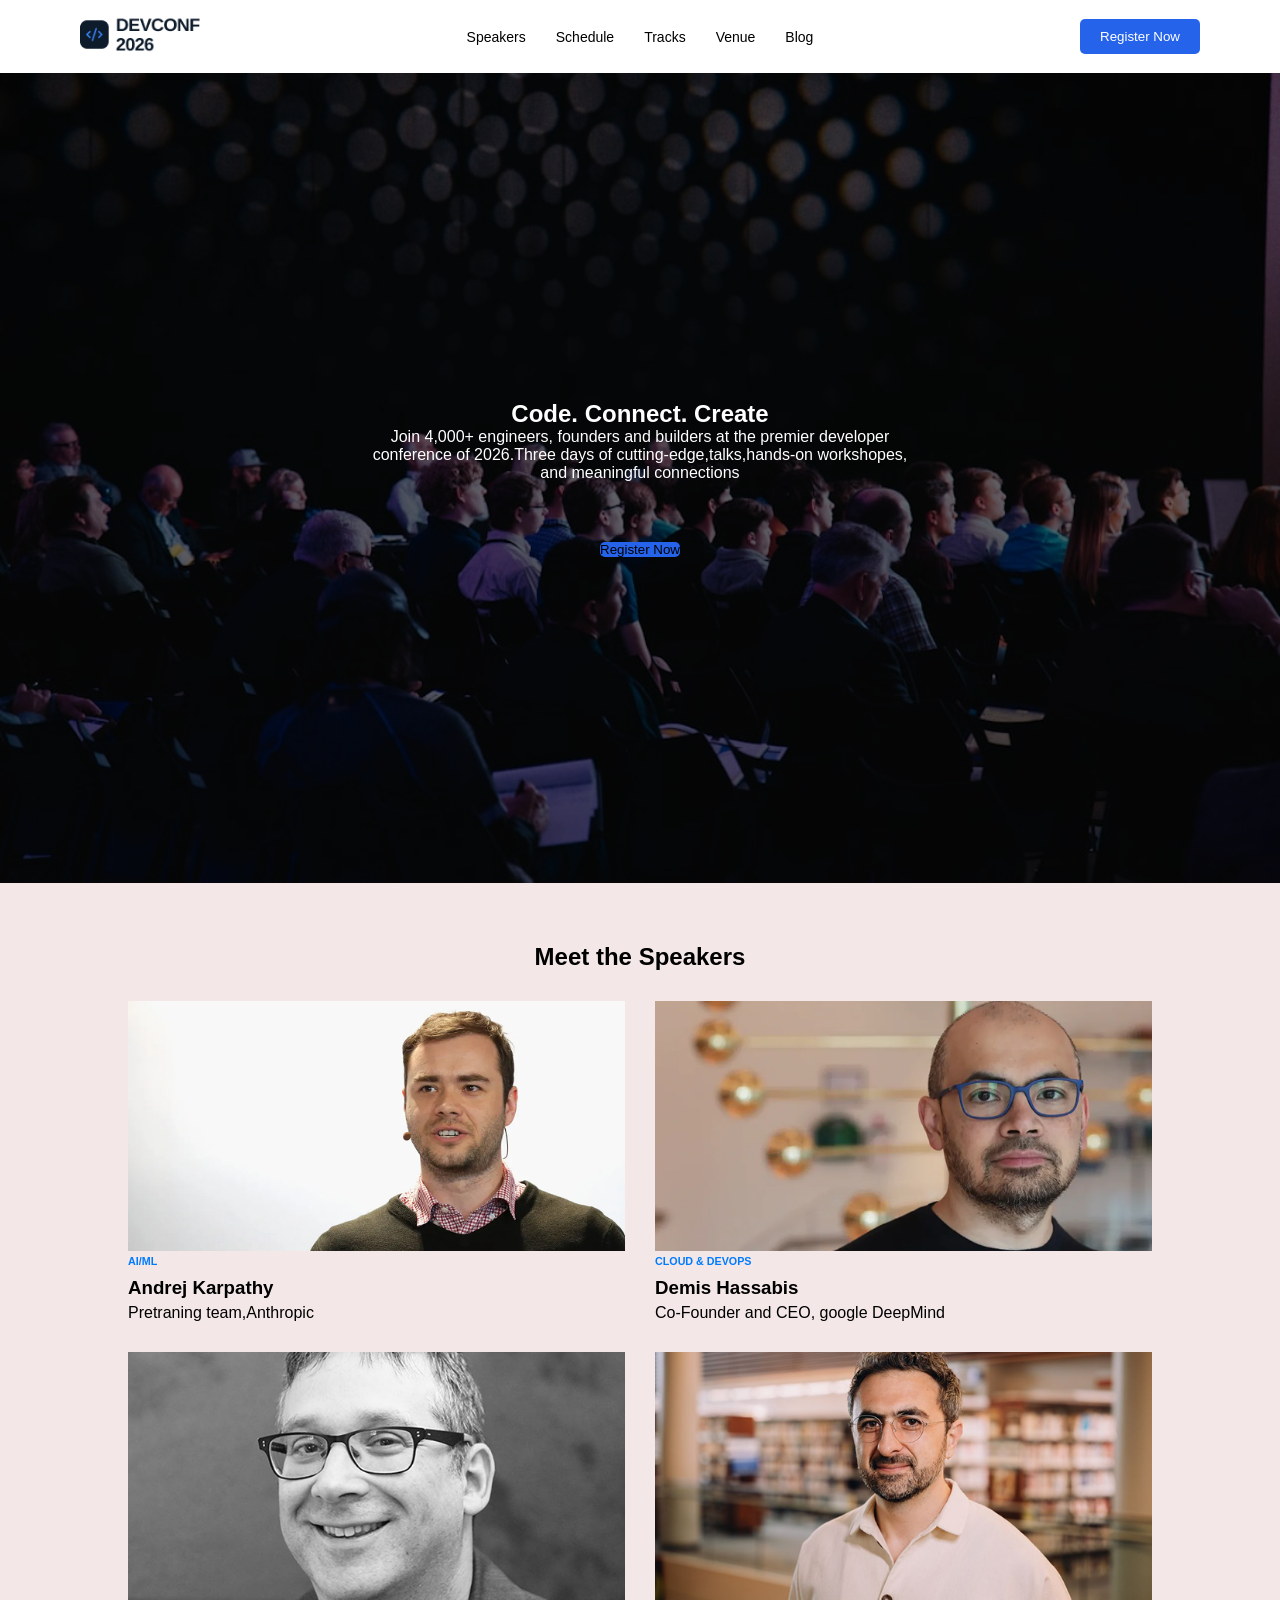
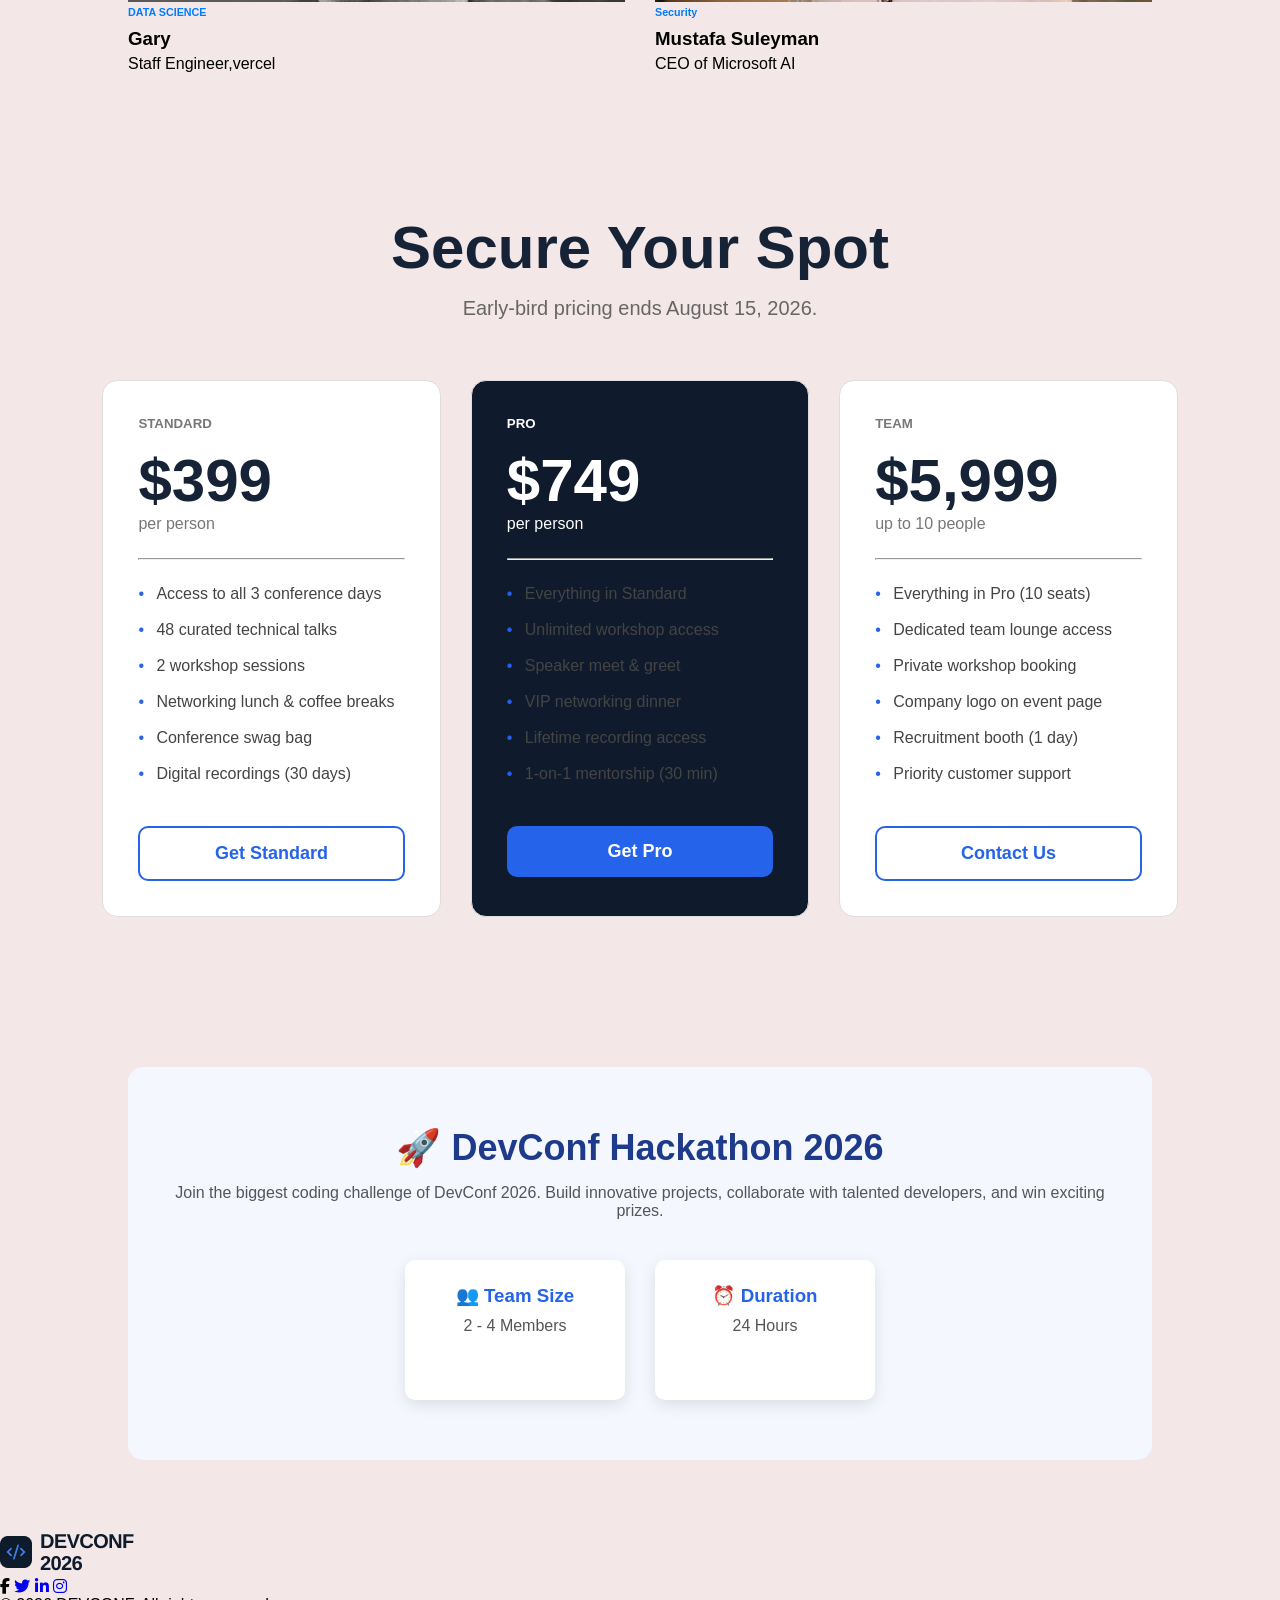
<file: index.html>
<!DOCTYPE html>
<html lang="en">
<head>
    <meta charset="UTF-8">
    <meta name="viewport" content="width=device-width, initial-scale=1.0">
    <title>DEVCONF 2026</title>
    <link rel="stylesheet" href="https://cdnjs.cloudflare.com/ajax/libs/font-awesome/6.6.0/css/all.min.css">
    <link rel="stylesheet" href="./style.css">
    

    </head>

 <!-- Navbar Section -->
    <nav class="navbar">

        <div class="logo">
            <img src="./B14-A01-DevConf-2026/assets/logo.png" alt="DEVCONF Logo">
        </div>

        <ul class="nav-links">
            <li><a href="#">Speakers</a></li>
            <li><a href="#">Schedule</a></li>
            <li><a href="#">Tracks</a></li>
            <li><a href="#">Venue</a></li>
            <li><a href="#">Blog</a></li>
        </ul>

        <button class="register-btn">Register Now</button>

    </nav>
    <section class="hero">


    <div class="overlay"></div>

    <div class="hero-content">
        <h1>Code. Connect. Create</h1>

        <p>
            Join 4,000+ engineers, founders and builders at the premier developer<br> conference of 2026.Three days of cutting-edge,talks,hands-on workshopes,<br>and meaningful connections
        </p>

        <button class="hero-btn">Register Now</button>
    </div>

</section>
<!-- Speakers Section -->
<section class="speakers">
    <h2>Meet the Speakers</h2>

    <div class="speaker-container">

        <div class="speaker-card">
            <img src="./B14-A01-DevConf-2026/assets/andrej.png" alt="Andrej">
            <h6 style="color: #007bff;">AI/ML</h6>
            <h3>Andrej Karpathy</h3>
            <p>Pretraning team,Anthropic</p>
        </div>

        <div class="speaker-card">
            <img src="./B14-A01-DevConf-2026/assets/demis.png" alt="Demis">
            <h6 style="color: #007bff;">CLOUD & DEVOPS</h6>
            <h3>Demis Hassabis</h3>
            <p> Co-Founder and CEO, google DeepMind</p>
        </div>

        <div class="speaker-card">
            <img src="./B14-A01-DevConf-2026/assets/gary.png" alt="Gary">
            <h6 style="color: #007bff;">DATA SCIENCE</h6>
            <h3>Gary</h3>
            <p>Staff Engineer,vercel</p>
        </div>

        <div class="speaker-card">
            <img src="./B14-A01-DevConf-2026/assets/mustafa.png" alt="Mustafa">
            <h6 style="color: #007bff;">Security</h6>
            <h3>Mustafa Suleyman</h3>
            <p>CEO of Microsoft AI</p>
        </div>

    </div>
</section>
<section class="pricing">

    <div class="heading">
        <h1>Secure Your Spot</h1>
        <p>Early-bird pricing ends August 15, 2026.</p>
    </div>

    <div class="pricing-container">

        <!-- Card 1 -->
        <div class="card">
            <h5>STANDARD</h5>
            <h2>$399</h2>
            <span>per person</span>

            <hr>

            <ul>
                <li>Access to all 3 conference days</li>
                <li>48 curated technical talks</li>
                <li>2 workshop sessions</li>
                <li>Networking lunch & coffee breaks</li>
                <li>Conference swag bag</li>
                <li>Digital recordings (30 days)</li>
            </ul>

            <button>Get Standard</button>
        </div>

        <!-- Card 2 -->
        <div class="card active">
            <h5>PRO</h5>
            <h2>$749</h2>
            <span>per person</span>

            <hr>

            <ul>
                <li>Everything in Standard</li>
                <li>Unlimited workshop access</li>
                <li>Speaker meet & greet</li>
                <li>VIP networking dinner</li>
                <li>Lifetime recording access</li>
                <li>1-on-1 mentorship (30 min)</li>
            </ul>

            <button>Get Pro</button>
        </div>

        <!-- Card 3 -->
        <div class="card">
            <h5>TEAM</h5>
            <h2>$5,999</h2>
            <span>up to 10 people</span>

            <hr>

            <ul>
                <li>Everything in Pro (10 seats)</li>
                <li>Dedicated team lounge access</li>
                <li>Private workshop booking</li>
                <li>Company logo on event page</li>
                <li>Recruitment booth (1 day)</li>
                <li>Priority customer support</li>
            </ul>

            <button>Contact Us</button>
        </div>

    </div>

</section>
<!-- Hackathon Section -->
<section class="hackathon">
    <h2>🚀 DevConf Hackathon 2026</h2>
    <p>
        Join the biggest coding challenge of DevConf 2026. Build innovative
        projects, collaborate with talented developers, and win exciting prizes.
    </p>

    <div class="hackathon-container">

        <div class="hack-card">
            <h3>👥 Team Size</h3>
            <p>2 - 4 Members</p>
        </div>

        <div class="hack-card">
            <h3>⏰ Duration</h3>
            <p>24 Hours</p>
        </div>
    </div>
</section>
<footer>
    <div class="footer-content">
        <div class="footer-logo">
            <img src="./B14-A01-DevConf-2026/assets/logo.png" alt="DEVCONF Logo">
        </div>
<div class="social-icons>
    <a href="#"><i class="fa-brands
    fa-facebook-f"></i></a>
    <a href="#"><i class="fa-brands fa-twitter"></i></a>
    <a href="#"><i class="fa-brands fa-linkedin-in"></i></a>
    <a href="#"><i class="fa-brands fa-instagram"></i></a>
    </div>
            
            
        </ul>

        <p>&copy; 2026 DEVCONF. All rights reserved.</p>
    </div>
</body>


</html>
</file>
<file: style.css>
* {
    margin: 0;
    padding: 0;
    box-sizing: border-box;
}

body {
    font-family: Arial, sans-serif;
}

.navbar {
    display: flex;
    justify-content: space-between;
    align-items: center;
    padding: 15px 80px;
    background-color: white;
}

.logo img {
    width: 120px;
}

.nav-links {
    display: flex;
    list-style: none;
    gap: 30px;
}

.nav-links a {
    text-decoration: none;
    color: black;
    font-size: 14px;
}

.register-btn {
    background-color: #2563eb;
    color: white;
    border: none;
    padding: 10px 20px;
    border-radius: 5px;
    border:none;
}

.hero{
    height:90vh;

    background-image:url("B14-A01-DevConf-2026/assets/banner.jpg");

    background-size:cover;

    background-position:center;

    position:relative;
}


.hero-btn {
    margin-top: 60px;
    background-color: #2563eb;
    color:white
    border:none
    padding: 30px 40px;
    border-radius: 5px;
    border:none;
}

.overlay{

    position:absolute;

    inset:0;

    background:rgba(0,0,0,.6);

}

.hero-content{

    position:relative;

    z-index:1;

    height:100%;

    display:flex;

    flex-direction:column;

    justify-content:center;

    align-items:center;

    color:white;

    text-align:center;

}.speakers {
    width: 80%;
    margin: 0 auto;
    padding: 60px 0;
}

.speakers h2 {
    text-align: center;
    margin-bottom: 30px;
}

.speaker-container {
    display: grid;
    grid-template-columns: repeat(2, 1fr);
    gap: 30px;
}

.speaker-card img {
    width: 100%;
    height: 250px;
    object-fit: cover;
}

.speaker-card h3 {
    margin-top: 10px;
    margin-bottom: 5px;
}

.speaker-card p {
    margin-top: 0;
}
*{
    margin:0;
    padding:0;
    box-sizing:border-box;
}

body{
    font-family:Arial, sans-serif;
    background:#f3e7e7;
}

.pricing{
    width:100%;
    padding:80px 8%;
}

.heading{
    text-align:center;
    margin-bottom:60px;
}

.heading h1{
    font-size:60px;
    color:#162337;
    font-weight:700;
}

.heading p{
    margin-top:15px;
    color:#666;
    font-size:20px;
}

.pricing-container{
    display:flex;
    justify-content:center;
    gap:30px;
}

.card{
    width:360px;
    padding:35px;
    border:1px solid #ddd;
    border-radius:15px;
    background:white;
}

.card h5{
    color:#777;
    margin-bottom:15px;
}

.card h2{
    font-size:60px;
    color:#162337;
}

.card span{
    color:#777;
}

.card hr{
    margin:25px 0;
}

.card ul{
    list-style:none;
}

.card ul li{
    margin:18px 0;
    color:#444;
    position:relative;
    padding-left:18px;
}

.card ul li::before{
    content:"•";
    color:#2563eb;
    position:absolute;
    left:0;
}

.card button{
    width:100%;
    padding:15px;
    margin-top:25px;
    border-radius:10px;
    border:2px solid #2563eb;
    background:white;
    color:#2563eb;
    font-size:18px;
    font-weight:bold;
    cursor:pointer;
}

.active{
    background:#0f1b2d;
    color:white;
}

.active h2,
.active span,
.active li,
.active h5{
    color:white;
}

.active button{
    background:#2563eb;
    color:white;
    border:none;
}
.hackathon{
    width:80%;
    margin:70px auto;
    text-align:center;
    background:#f5f7ff;
    padding:60px 40px;
    border-radius:15px;
}

.hackathon h2{
    font-size:36px;
    color:#1e3a8a;
    margin-bottom:15px;
}

.hackathon p{
    color:#555;
    margin-bottom:40px;
}

.hackathon-container{
    display:flex;
    justify-content:center;
    gap:30px;
    flex-wrap:wrap;
}

.hack-card{
    background:white;
    width:220px;
    padding:25px;
    border-radius:10px;
    box-shadow:0 5px 15px rgba(0,0,0,.1);
}

.hack-card h3{
    color:#2563eb;
    margin-bottom:10px;
}

.hack-btn{
    margin-top:40px;
    padding:12px 30px;
    background:#2563eb;
    color:white;
    border:none;
    border-radius:6px;
    font-size:16px;
    cursor:pointer;
}

.hack-btn:hover{
    background:#1d4ed8;
}
.footer{
    width:100%;
    background:#0f1b2d;
    padding:60px 8%;
    color:white;
}
.social-icons{
color:white;
    font-size:40px;
    margin-left:20px
    margin-decoration:border-box;
}
.social-icons a:hover{
    color: #2563eb;
    
}
</file>
